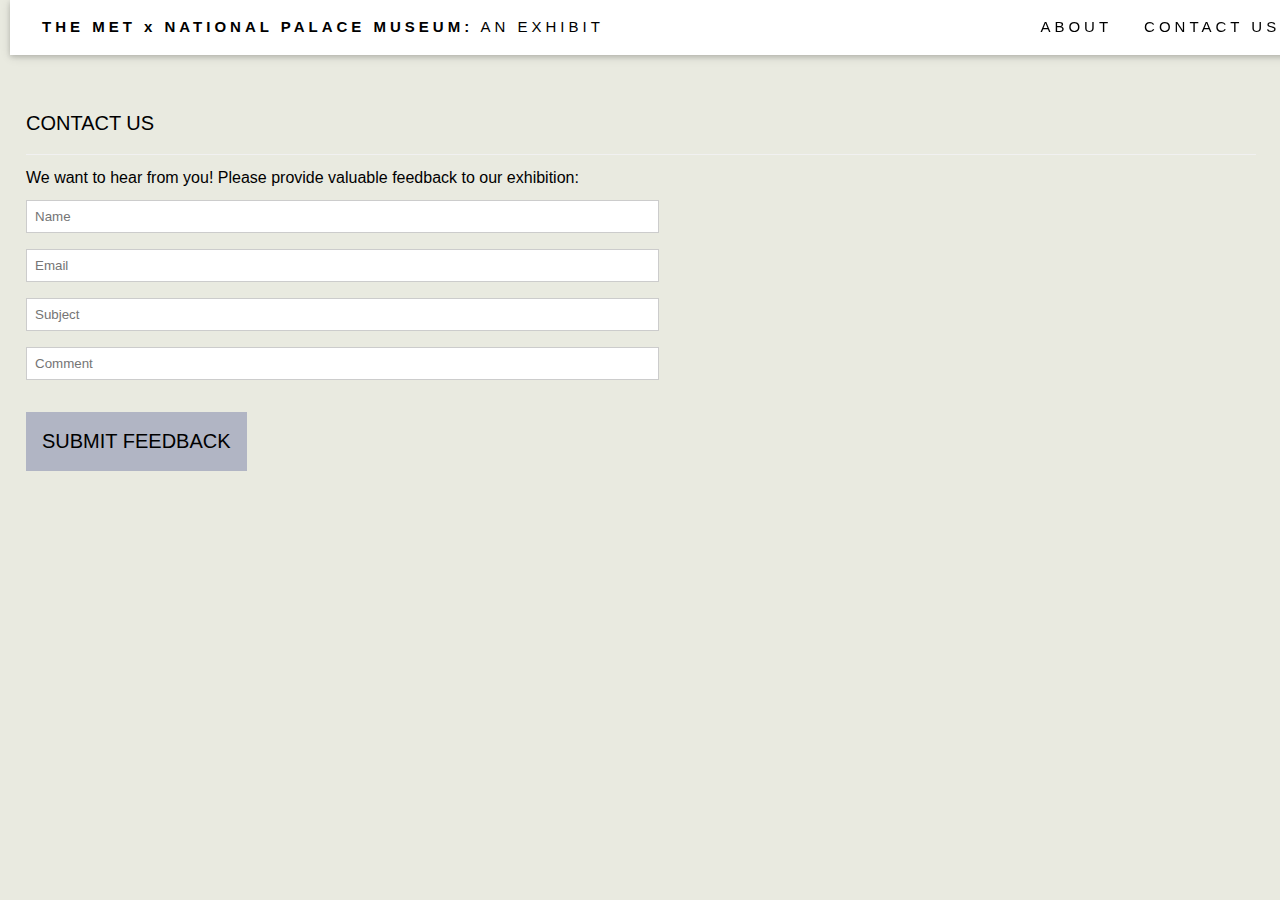
<file: assignment2/contact.html>
<!DOCTYPE html>
<html>
    <head>
        <title>CONTACT US</title>
        <meta charset="UTF-8">
        <meta name="viewport" content="width=device-width, initial-scale=1">
        <link rel="stylesheet" href="styles.css">

        <style>

            h1{
                font-size:20px;
                font-weight:500;
            }

            h3{
                font-size:24px;
                font-style: normal !important;
                font-weight: 800;
            }

            p{
                font-size:16px;
            } 

            h1,h3,p{
                font-family:"Segoe UI",Arial,sans-serif;
                margin:10px 0;
            }

            body{
                margin-left: 10px;
                background-color: #e9eae0;
            }


            .bottom-border{
                border-bottom:1px solid #ccc!important;
            }

            .lightgrey{
                border-color:#f1f1f1!important;
            }

            .response{
                padding:8px;
                display:block;
                border:none;
                border-bottom:1px solid #ccc;
                width:50%
            }
            
            .border{
                border:1px solid #ccc!important;
            }
            
            .box{
                margin-top:16px!important;
                margin-bottom:16px!important
            }


            .button-black{
                color:black!important;
                background-color:#46509057!important
            }

            .button{
                border:none;
                display:inline-block;
                padding:8px 16px;
                vertical-align:middle;
                overflow:hidden;
                text-decoration:none;
                color:black;
                text-align:center;
                cursor:pointer;
                white-space:nowrap;
                width:fit-content;
                text-align:left;
                padding:8px 16px;
            }

            .button:hover{
                color:#000!important;
                background-color:#ccc!important;
            }

            .section{
                margin-top:16px!important;
                margin-bottom:16px!important;
            }


            .contact-container{
                padding: 0.1em 16px;
                margin-top: 50px;
            }

        </style>
    </head>

    <body>
        <div class="nav-top">
            <div class="navbar color-white nav-wide pad nav-card">
                <a href="index.html" class="navbar-items nav-button"><b>THE MET x NATIONAL PALACE MUSEUM:</b> AN EXHIBIT</a>
                <!-- float to right for phones -->
                <div class="right-nav small-screens">
                <a href="index.html#about" class="navbar-items nav-button" position:>ABOUT</a>
                <a href="contact.html" class="navbar-items nav-button">CONTACT US</a>
                </div>
            </div>
            </div>

    <div class="contact-container pad-32" id="contact">
            <h3 class="bottom-border lightgrey pad-16">CONTACT US</h3>
            <p>We want to hear from you! Please provide valuable feedback to our exhibition:</p>
    <form target="_blank">
                <input class="response border" type="text" placeholder="Name" required name="Name">
                <input class="response box border" type="text" placeholder="Email" required name="Email">
                <input class="response box border" type="text" placeholder="Subject" required name="Subject">
                <input class="response box border" type="text" placeholder="Comment" required name="Comment">
                <button class="button button-black section" type="submit">
                <h1>SUBMIT FEEDBACK</h1>
            </button>
        </form>
    </div>

</body>
</html>
</file>
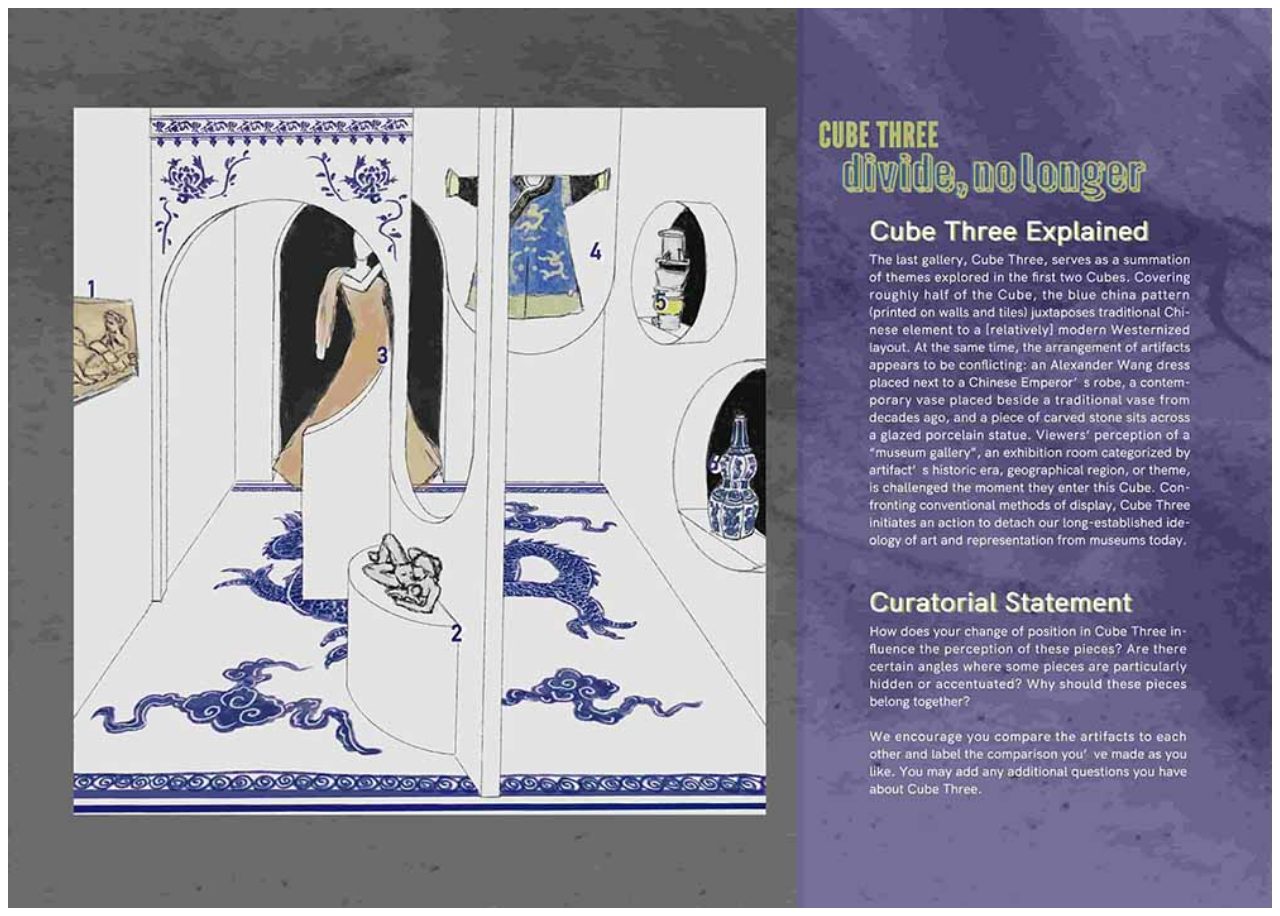
<file: assignment2/cubethree.html>
<!DOCTYPE html>
    <html>  
        <head>
            <title>cube three</title>
            <style>
                .cubethreehtml {
                    background: url(room3.jpg);
                    height: 100vh;
                    background-position: center;
                    background-size: cover;
                    padding: 0.5rem calc((100vw - 1200 px) / 2);
                    display: flex;
                    justify-content: flex-start;
                    align-items: center;
                }
             </style>
        </head>
        <body>
            <div class="cubethreehtml animate-hero">    
            </div>
       
        </body>
    </html>
</file>
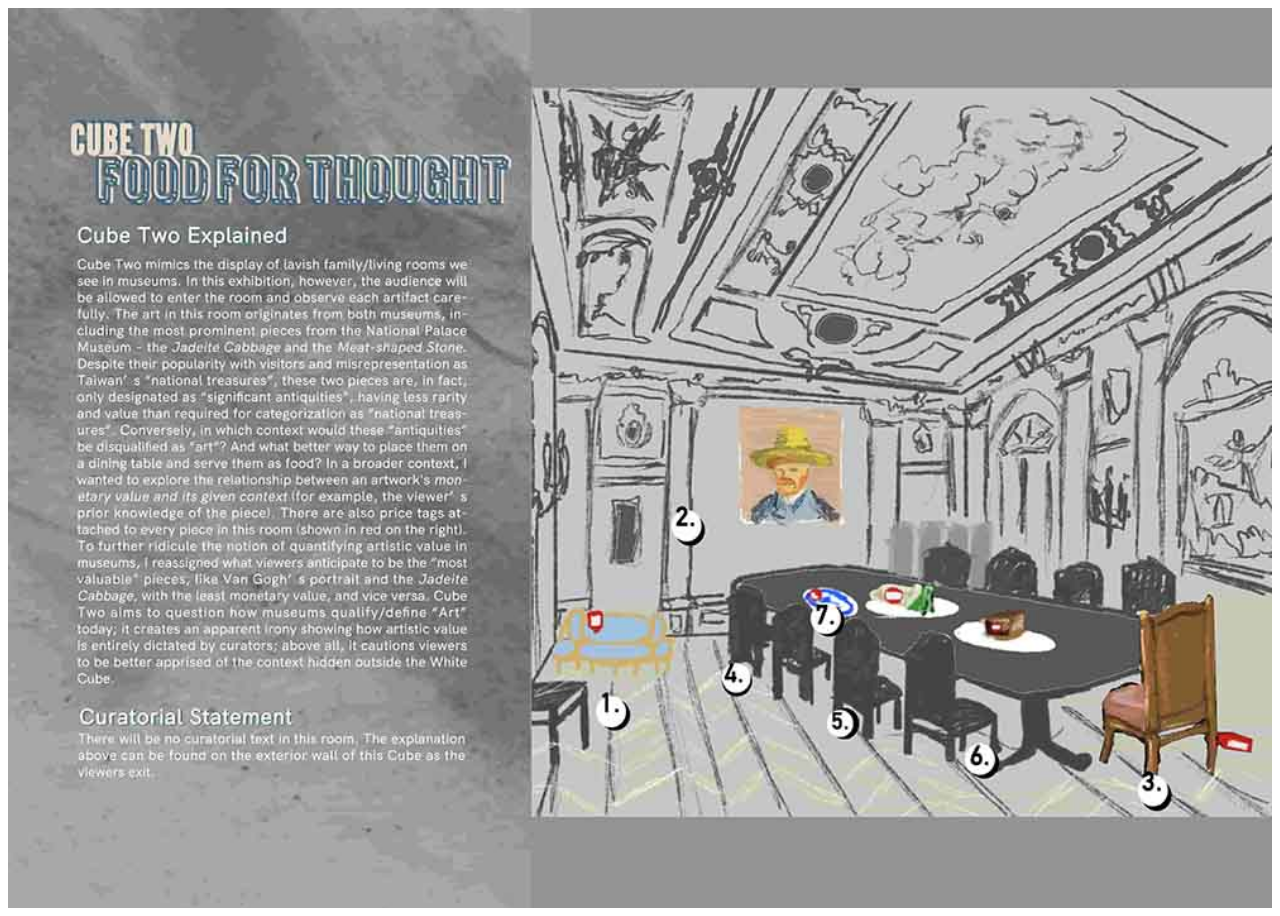
<file: assignment2/cubetwo.html>
<!DOCTYPE html>
    <html>  
        <head>
            <title>cube two</title>
            <style>
                .cubetwohtml {
                    background: url("roomtwo.jpg");
                    height: 100vh;
                    background-position: center;
                    background-size: cover;
                    padding: 0.5rem calc((100vw - 1200 px) / 2);
                    display: flex;
                    justify-content: flex-start;
                    align-items: center;
                }
             </style>
        
        </head>
        <body>
            <div class="cubetwohtml animate-services">    
            </div>
       
        </body>
    </html>
</file>
<file: assignment2/styles.css>
html,body{
    font-family:Verdana,sans-serif;
    font-size:15px;
    line-height:1.5;
}

html{
    overflow-x:hidden;
}

h1{
    font-size:40px;
}

h2{
    font-size:30px;
}

h3{
    font-size:24px;
    color:#e1dece;
    font-weight: 800;
}

h4{
    font-size:20px;
}

h5{
    font-size:36px;
    color:rgba(0, 0, 0, 0.541);
    font-weight:bolder;
}

h5:hover{
    font-size:36px;
    color:rgb(0, 0, 0);
    font-weight:bolder;
}


h6{
    font-size:16px;
} -->

h1,h2,h3,h4,h5,h6,p{
    font-family:"Segoe UI",Arial,sans-serif;
    font-weight:400;
    margin:10px 0
}

p{
    line-height: 25px;
    font-size: 16px;
}

li{
    line-height: 25px;
    font-size: 16px;
    font-weight: bold;
}

.image{
    max-width:100%;
    height:auto;
    opacity: 0.88;
}

img{vertical-align:middle;}a{color:inherit}

.footer{
    text-align: center;
    color:antiquewhite;
    padding: 10px;
    background: rgba(0, 0, 0, 0.803);
    margin-top: 10px;
    border-radius: 10px;
}

.main-content{
    margin-left:auto;
    margin-right:auto;
    max-width:980px;
}


.nav-top{
    position:fixed;
    width:100%;
    z-index:1;
    top:0;
}

.bottom-border{
    border-bottom:1px solid #ccc!important;
}

.navbar{
    width:100%;
    overflow:hidden;
    margin-right: 3px;
}

.head-center .navbar{
    display:inline-block;
    width:auto
}

.color-white, .color-hover-white:hover{
    color:#000!important;
    background-color:#fff!important;
}

.nav-wide{
    letter-spacing:4px;
    margin-right: 10px;
}

.pad{
    padding:8px 16px!important;
    margin-right: 10px;
}

.about-pad{
    padding:10px 16px!important;
}

.nav-card{
    box-shadow:0 2px 5px 0 rgba(0,0,0,0.16),0 2px 10px 0 rgba(0,0,0,0.12);
}

.navbar .navbar-items{
    padding:8px 16px;
    float:left;
    width:auto;
    border:none;
    display:block;
    outline:0;
}

.navbar-block .navbar-items{
    width:100%;
    display:block;
    padding:8px 16px;
    text-align:left;
    border:none;
    white-space:normal;
    float:none;
    outline:0;
}

.navbar-block.head-center .navbar-items{
    text-align:center;
}

.nav-button{
    border:none;
    display:inline-block;
    padding:8px 16px;
    vertical-align:middle;
    overflow:hidden;
    text-decoration:none;
    color:inherit;
    background-color:inherit;
    text-align:center;
    cursor:pointer;
    white-space:nowrap
}

.nav-button{
    -webkit-touch-callout:none;
    -webkit-user-select:none;
    -khtml-user-select:none;
    -moz-user-select:none;
    -ms-user-select:none;
    user-select:none;
}   

.nav-button{
    width:100%;
    text-align:left;
    padding:8px 16px;
}

.nav-button:disabled{
    cursor:not-allowed;
    opacity:0.3
}


.navbar .nav-button{
    white-space:normal;
}

.nav-button:hover{
    color:#000!important;
    background-color:#ccc!important;
}

.right-nav{
    margin-left: 50px;
    text-align: end;
}

.head-contain{
    position:relative;
}


.head-contain:hover{
    display:block;
}

.main-content{
    margin-left:auto;
    margin-right:auto;
    max-width: 980px;
}

.display-center{
    position:absolute;
    top:50%;
    left:50%;
    transform:translate(-50%,-50%);
    -ms-transform:translate(-50%,-50%)
}

.top-margin{
    margin-top:16px!important;
}

.head-center .navbar{
    display:inline-block;
    width:auto
}

.head-center .navbar-items{
    text-align:center;
}

.large{
    margin-top: -10%;
    font-size:40px!important;
}

.white-txt{
    color:#fff!important;
    text-align: center;
}


.head-opacity{
    opacity:0.75;
}

.pad{
    padding:8px 16px!important;
}

.lightgrey{
    color:black!important;
    font-size: 20px! important;
    font-weight: 530;
    font-style: italic;
}

.head-black{
    color:#fff!important;
    background-color:#000!important;
}

.head-red{
    color:#fff!important;
    background-color:#eb0027dc;
}

.head-dark-red{
    color:#fff!important;
    background-color:#7e0000c1;
}

.small-screens{
    display:block;
    width:100%!important;
    text-align: right;
    margin-left: 78%;
}

.screen-sensitive{
    display:block;
    width:100%!important;
}

.main-container{
    padding:0.01em 16px;
    margin-bottom: -20px;
}

.pad-16{
    padding-top:16px!important;
    padding-bottom:16px!important
}

.pad-32{
    padding-top:32px!important;
    padding-bottom:32px!important;
}

.light-grey{
    border-color:#f1f1f1!important;
}

.table{
    background-color:#d1cfcc63;
    color: white;
    text: justify-content;
    padding: 6rem calc((100vw - 110vw) / 2);
    text-align: center;
}

.table-image{
    width:300px;
    height:auto;
}

.table__desc{
    margin-bottom: 3rem;
    font-size: clamp(1rem, 3vw, 1.5rem);
    font-weight: bold;
    padding: 1rem;
}

.table-wrap{
    display: flex;
    justify-content: space-between;
    align-items: flex-start;
    padding: 2rem;
}

.table-cards{
    padding: 2rem;
    min-height: 450px;
    width: 325px;
    background-color: #2a326d5b;
    border-radius: 5px;
    display: flex;
    flex-direction: column;
    justify-content: space-between;

}

.explore__button{
    padding: 1rem 2rem;
    border: none;
    background: rgba(219, 45, 45, 0.842);
    color: white;
    font-size: 1rem;
    font-weight: 500;
    cursor: pointer;
    outline: none;
    transition: 0.3s ease;
    text-decoration: none;
    border-radius: 2px;
}

.explore__button:hover{
    padding: 1rem 2rem;
    border: none;
    background: antiquewhite;
    color:black;
    font-size: 1rem;
    font-weight: 600;    
    cursor: pointer;
    outline: none;
    transition: 0.3s ease;
    text-decoration: none;
    border-radius: 10px;
}


@media screen and (max-width: 1100px) {
    .table-wrap{
        flex-direction: column;
        align-items: center;
    }

    .table-cards{
        width: 90%;
        margin-bottom: 2rems;
    }
}
</file>
